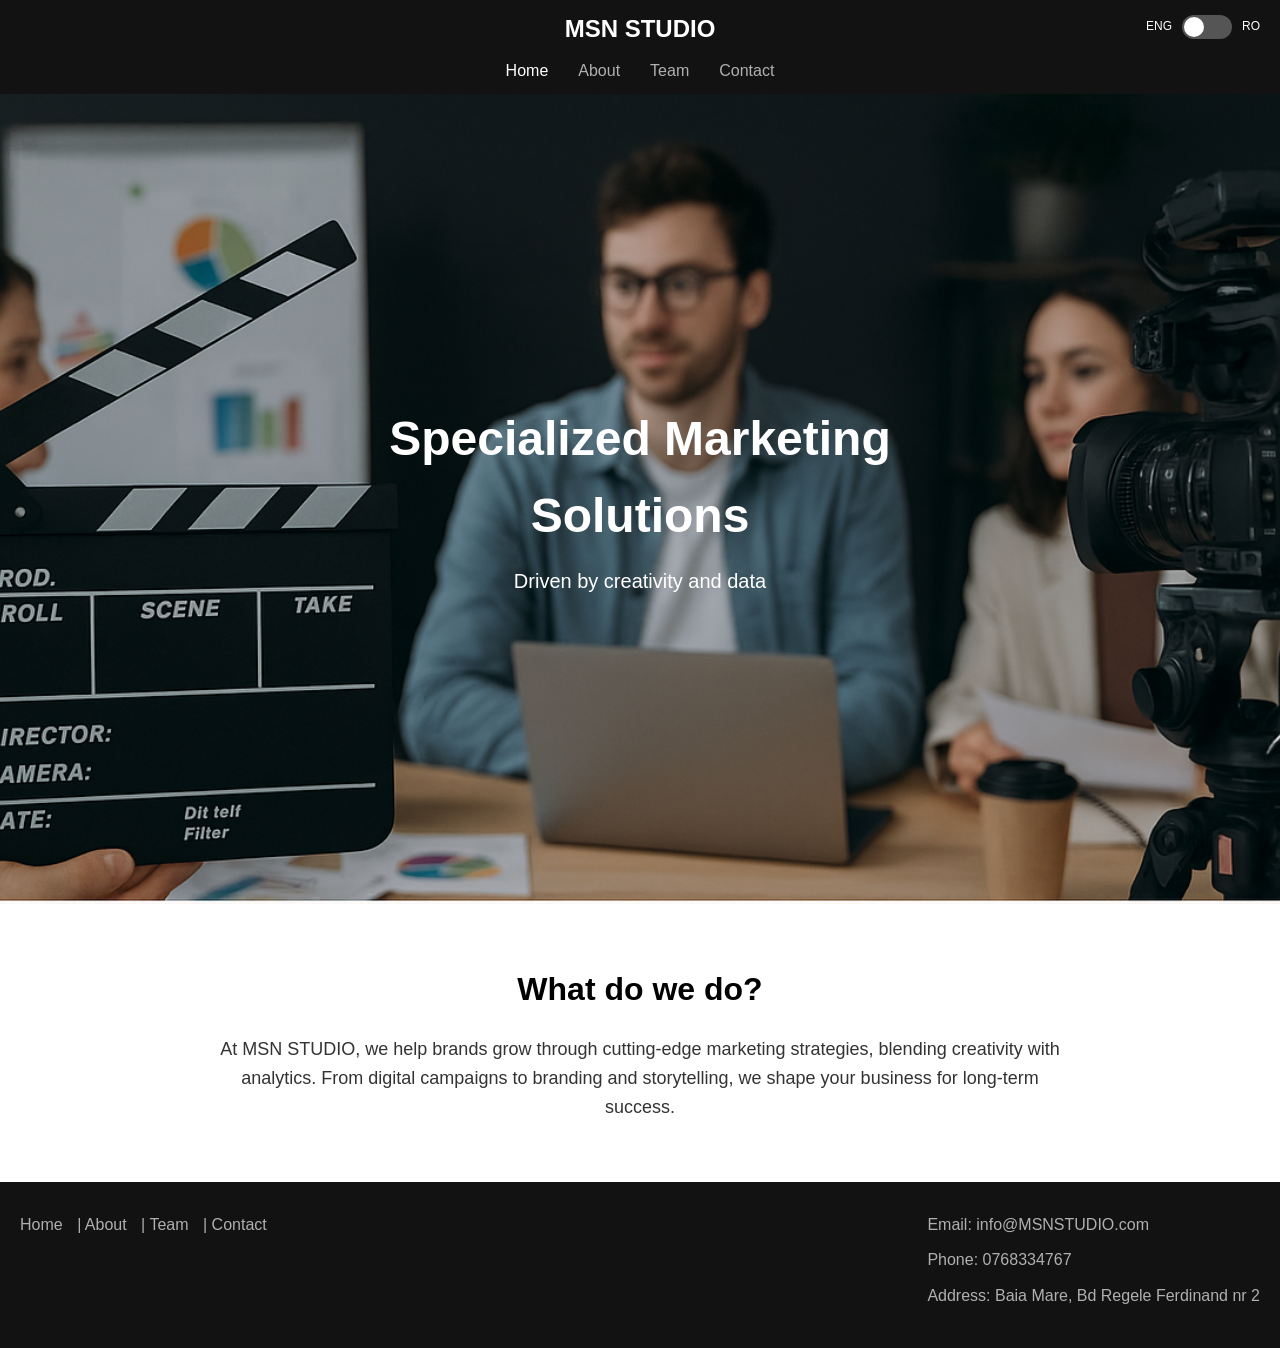
<file: index.html>
<!DOCTYPE html>
<html lang="en">
<head>
  <meta charset="UTF-8" />
  <meta name="viewport" content="width=device-width, initial-scale=1.0" />
  <title>Home – MSN Studio</title>
  <link rel="stylesheet" href="style.css" />
</head>
<body>
  <!-- HEADER -->
  <header>
    <div class="logo">MSN STUDIO</div>

    <nav>
      <ul>
        <li class="active"><a href="index.html" data-key="nav_home">Home</a></li>
        <li><a href="about.html" data-key="nav_about">About</a></li>
        <li><a href="team.html" data-key="nav_team">Team</a></li>
        <li><a href="contact.html" data-key="nav_contact">Contact</a></li>
      </ul>
    </nav>

    <div class="language-switch">
  <div class="switch">
    <span class="label">ENG</span>
    <div class="toggle" onclick="toggleLanguage()">
      <div class="circle"></div>
    </div>
    <span class="label">RO</span>
  </div>
</div>
  </header>

  <!-- HERO -->
  <section class="hero">
    <img src="img/fundal.png" alt="Marketing Visual" />
    <div class="overlay">
      <h1 data-key="hero_title">Specialized Marketing Solutions</h1>
      <p data-key="hero_subtitle">Driven by creativity and data</p>
    </div>
  </section>

  <!-- WHAT WE DO -->
  <section class="what-we-do">
    <h2 data-key="what_title">What do we do?</h2>
    <p data-key="what_text">
      At MSN STUDIO, we help brands grow through cutting-edge marketing strategies,
      blending creativity with analytics. From digital campaigns to branding and
      storytelling, we shape your business for long-term success.
    </p>
  </section>

  <!-- FOOTER -->
  <footer>
    <div class="footer-links">
      <p>
        <a href="index.html" data-key="nav_home">Home</a> |
        <a href="about.html" data-key="nav_about">About</a> |
        <a href="team.html" data-key="nav_team">Team</a> |
        <a href="contact.html" data-key="nav_contact">Contact</a>
      </p>
    </div>

    <div class="footer-contact">
      <p><span data-key="footer_email">Email:</span> info@MSNSTUDIO.com</p>
      <p><span data-key="footer_phone">Phone:</span> 0768334767</p>
      <p><span data-key="footer_address">Address:</span> Baia Mare, Bd Regele Ferdinand nr 2</p>
    </div>
  </footer>

  <script>
    const links = document.querySelectorAll("header nav ul li a");
    links.forEach(link => {
      link.addEventListener("mouseover", () => link.classList.add("hover"));
      link.addEventListener("mouseout", () => link.classList.remove("hover"));
    });
  </script>

  <script>
    const translations = {
      en: {
        nav_home: "Home",
        nav_about: "About",
        nav_team: "Team",
        nav_contact: "Contact",

        hero_title: "Specialized Marketing Solutions",
        hero_subtitle: "Driven by creativity and data",

        what_title: "What do we do?",
        what_text: "At MSN STUDIO, we help brands grow through cutting-edge marketing strategies, blending creativity with analytics. From digital campaigns to branding and storytelling, we shape your business for long-term success.",

        footer_email: "Email:",
        footer_phone: "Phone:",
        footer_address: "Address:"
      },

      ro: {
        nav_home: "Acasă",
        nav_about: "Despre",
        nav_team: "Echipă",
        nav_contact: "Contact",

        hero_title: "Soluții Specializate de Marketing",
        hero_subtitle: "Ghidate de creativitate și date",

        what_title: "Cu ce ne ocupăm?",
        what_text: "La MSN STUDIO, ajutăm brandurile să crească prin strategii moderne de marketing, îmbinând creativitatea cu analiza datelor. De la campanii digitale până la branding și storytelling, modelăm afacerea ta pentru succes pe termen lung.",

        footer_email: "Email:",
        footer_phone: "Telefon:",
        footer_address: "Adresă:"
      }
    };

    function setLanguage(lang) {
      document.documentElement.lang = lang;

      document.querySelectorAll("[data-key]").forEach(el => {
        const key = el.getAttribute("data-key");
        if (translations[lang][key]) {
          el.textContent = translations[lang][key];
        }
      });

      localStorage.setItem("lang", lang);
    }

    window.onload = () => {
      const savedLang = localStorage.getItem("lang") || "en";
      setLanguage(savedLang);
    };
    function toggleLanguage() {
  const toggle = document.querySelector(".toggle");

  let currentLang = localStorage.getItem("lang") || "en";

  if (currentLang === "en") {
    setLanguage("ro");
    toggle.classList.add("active");
  } else {
    setLanguage("en");
    toggle.classList.remove("active");
  }
}

// sincronizare la reload
window.addEventListener("DOMContentLoaded", () => {
  const savedLang = localStorage.getItem("lang") || "en";
  const toggle = document.querySelector(".toggle");

  if (savedLang === "ro") {
    toggle.classList.add("active");
  }
});
  </script>
</body>
</html>
</file>
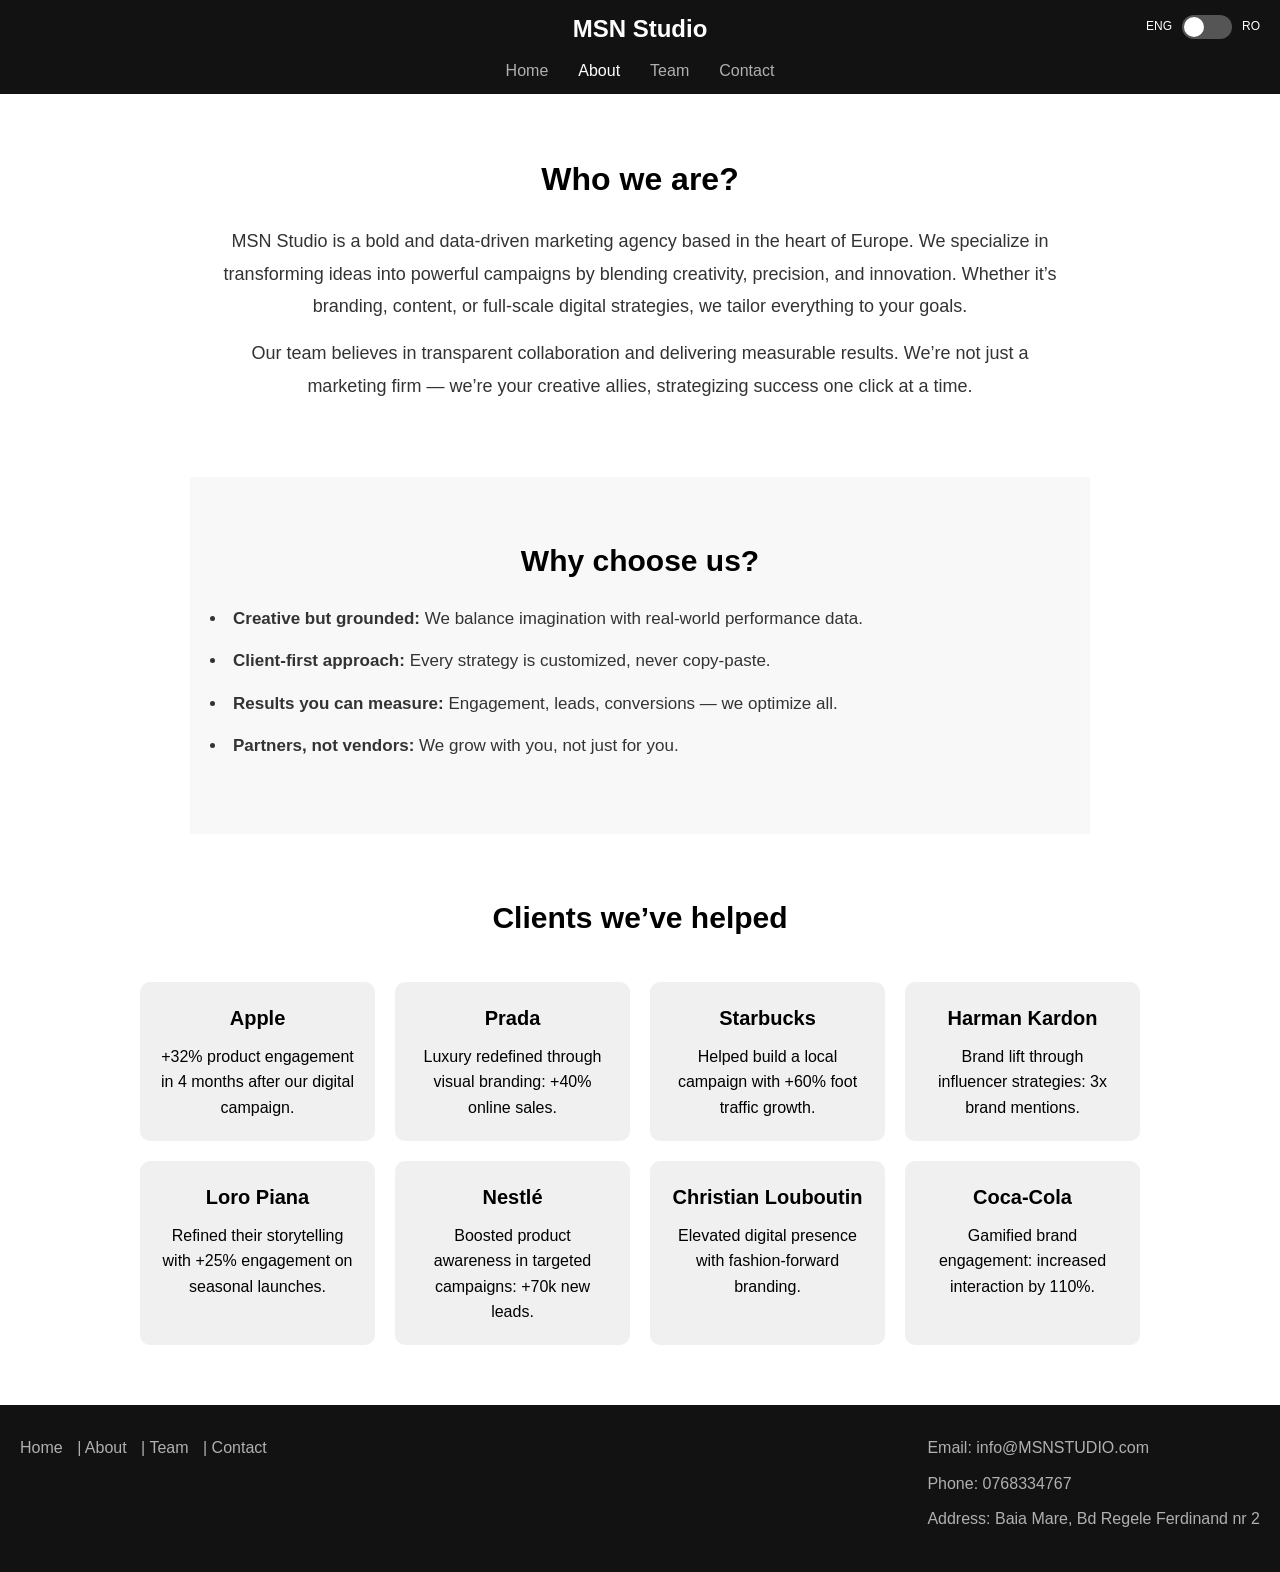
<file: about.html>
<!DOCTYPE html>
<html lang="en">
<head>
  <meta charset="UTF-8" />
  <meta name="viewport" content="width=device-width, initial-scale=1.0" />
  <title>About – MSN Studio</title>
  <link rel="stylesheet" href="style.css" />
</head>
<body>
  <!-- HEADER -->
  <header>
    <div class="logo">MSN Studio</div>

    <nav>
      <ul>
        <li><a href="index.html" data-key="nav_home">Home</a></li>
        <li class="active"><a href="about.html" data-key="nav_about">About</a></li>
        <li><a href="team.html" data-key="nav_team">Team</a></li>
        <li><a href="contact.html" data-key="nav_contact">Contact</a></li>
      </ul>
    </nav>

    <div class="language-switch">
  <div class="switch">
    <span class="label">ENG</span>
    <div class="toggle" onclick="toggleLanguage()">
      <div class="circle"></div>
    </div>
    <span class="label">RO</span>
  </div>
</div>
  </header>

  <!-- WHO WE ARE -->
  <section class="about-section">
    <h2 data-key="who_we_are">Who we are?</h2>

    <p data-key="about_text_1">
      MSN Studio is a bold and data-driven marketing agency based in the heart of Europe. We specialize in transforming ideas into powerful campaigns by blending creativity, precision, and innovation. Whether it’s branding, content, or full-scale digital strategies, we tailor everything to your goals.
    </p>

    <p data-key="about_text_2">
      Our team believes in transparent collaboration and delivering measurable results. We’re not just a marketing firm — we’re your creative allies, strategizing success one click at a time.
    </p>
  </section>

  <!-- WHY CHOOSE US -->
  <section class="why-us">
    <h2 data-key="why_choose">Why choose us?</h2>
    <ul>
      <li>
        <strong data-key="why_1_title">Creative but grounded:</strong>
        <span data-key="why_1_text"> We balance imagination with real-world performance data.</span>
      </li>
      <li>
        <strong data-key="why_2_title">Client-first approach:</strong>
        <span data-key="why_2_text"> Every strategy is customized, never copy-paste.</span>
      </li>
      <li>
        <strong data-key="why_3_title">Results you can measure:</strong>
        <span data-key="why_3_text"> Engagement, leads, conversions — we optimize all.</span>
      </li>
      <li>
        <strong data-key="why_4_title">Partners, not vendors:</strong>
        <span data-key="why_4_text"> We grow with you, not just for you.</span>
      </li>
    </ul>
  </section>

  <!-- CLIENTS SECTION -->
  <section class="clients">
    <h2 data-key="clients_title">Clients we’ve helped</h2>

    <div class="client-grid">
      <a class="client-card" href="https://www.apple.com" target="_blank">
        <div class="tooltip">
          <span class="tooltip-text" data-key="apple_tooltip">
            We automated Apple’s retargeting campaigns using AI, boosting their conversion rate by 28%.
          </span>
          <h3>Apple</h3>
          <p data-key="apple_desc">+32% product engagement in 4 months after our digital campaign.</p>
        </div>
      </a>

      <a class="client-card" href="https://www.prada.com" target="_blank">
        <div class="tooltip">
          <span class="tooltip-text" data-key="prada_tooltip">
            We launched a fashion mini-series campaign that increased time-on-site by 67%.
          </span>
          <h3>Prada</h3>
          <p data-key="prada_desc">Luxury redefined through visual branding: +40% online sales.</p>
        </div>
      </a>

      <a class="client-card" href="https://www.starbucks.com" target="_blank">
        <div class="tooltip">
          <span class="tooltip-text" data-key="starbucks_tooltip">
            Weather-based messaging led to a 53% increase in email open rates.
          </span>
          <h3>Starbucks</h3>
          <p data-key="starbucks_desc">Helped build a local campaign with +60% foot traffic growth.</p>
        </div>
      </a>

      <a class="client-card" href="https://www.harman.com" target="_blank">
        <div class="tooltip">
          <span class="tooltip-text" data-key="harman_tooltip">
            We used audio niche influencers and doubled engagement without increasing the budget.
          </span>
          <h3>Harman Kardon</h3>
          <p data-key="harman_desc">Brand lift through influencer strategies: 3x brand mentions.</p>
        </div>
      </a>

      <a class="client-card" href="https://www.loropiana.com" target="_blank">
        <div class="tooltip">
          <span class="tooltip-text" data-key="loro_tooltip">
            Luxury silent targeting campaign — focused only on top-tier clients. +18% offline sales.
          </span>
          <h3>Loro Piana</h3>
          <p data-key="loro_desc">Refined their storytelling with +25% engagement on seasonal launches.</p>
        </div>
      </a>

      <a class="client-card" href="https://www.nestle.com" target="_blank">
        <div class="tooltip">
          <span class="tooltip-text" data-key="nestle_tooltip">
            We A/B tested emotional vs rational ads. Simpler storytelling won — massively.
          </span>
          <h3>Nestlé</h3>
          <p data-key="nestle_desc">Boosted product awareness in targeted campaigns: +70k new leads.</p>
        </div>
      </a>

      <a class="client-card" href="https://www.louboutin.com" target="_blank">
        <div class="tooltip">
          <span class="tooltip-text" data-key="louboutin_tooltip">
            We turned user-generated content into luxury visuals — doubled Instagram interactions.
          </span>
          <h3>Christian Louboutin</h3>
          <p data-key="louboutin_desc">Elevated digital presence with fashion-forward branding.</p>
        </div>
      </a>

      <a class="client-card" href="https://www.coca-cola.com" target="_blank">
        <div class="tooltip">
          <span class="tooltip-text" data-key="cocacola_tooltip">
            Interactive gamified ad boosted click-through rate by 110% during summer launches.
          </span>
          <h3>Coca-Cola</h3>
          <p data-key="cocacola_desc">Gamified brand engagement: increased interaction by 110%.</p>
        </div>
      </a>
    </div>
  </section>

  <!-- FOOTER -->
  <footer>
    <div class="footer-links">
      <p>
        <a href="index.html" data-key="nav_home">Home</a> |
        <a href="about.html" data-key="nav_about">About</a> |
        <a href="team.html" data-key="nav_team">Team</a> |
        <a href="contact.html" data-key="nav_contact">Contact</a>
      </p>
    </div>

    <div class="footer-contact">
      <p><span data-key="footer_email">Email:</span> info@MSNSTUDIO.com</p>
      <p><span data-key="footer_phone">Phone:</span> 0768334767</p>
      <p><span data-key="footer_address">Address:</span> Baia Mare, Bd Regele Ferdinand nr 2</p>
    </div>
  </footer>

  <script>
    const translations = {
      en: {
        nav_home: "Home",
        nav_about: "About",
        nav_team: "Team",
        nav_contact: "Contact",

        who_we_are: "Who we are?",
        about_text_1: "MSN Studio is a bold and data-driven marketing agency based in the heart of Europe. We specialize in transforming ideas into powerful campaigns by blending creativity, precision, and innovation. Whether it’s branding, content, or full-scale digital strategies, we tailor everything to your goals.",
        about_text_2: "Our team believes in transparent collaboration and delivering measurable results. We’re not just a marketing firm — we’re your creative allies, strategizing success one click at a time.",

        why_choose: "Why choose us?",
        why_1_title: "Creative but grounded:",
        why_1_text: " We balance imagination with real-world performance data.",
        why_2_title: "Client-first approach:",
        why_2_text: " Every strategy is customized, never copy-paste.",
        why_3_title: "Results you can measure:",
        why_3_text: " Engagement, leads, conversions — we optimize all.",
        why_4_title: "Partners, not vendors:",
        why_4_text: " We grow with you, not just for you.",

        clients_title: "Clients we’ve helped",

        apple_tooltip: "We automated Apple’s retargeting campaigns using AI, boosting their conversion rate by 28%.",
        apple_desc: "+32% product engagement in 4 months after our digital campaign.",

        prada_tooltip: "We launched a fashion mini-series campaign that increased time-on-site by 67%.",
        prada_desc: "Luxury redefined through visual branding: +40% online sales.",

        starbucks_tooltip: "Weather-based messaging led to a 53% increase in email open rates.",
        starbucks_desc: "Helped build a local campaign with +60% foot traffic growth.",

        harman_tooltip: "We used audio niche influencers and doubled engagement without increasing the budget.",
        harman_desc: "Brand lift through influencer strategies: 3x brand mentions.",

        loro_tooltip: "Luxury silent targeting campaign — focused only on top-tier clients. +18% offline sales.",
        loro_desc: "Refined their storytelling with +25% engagement on seasonal launches.",

        nestle_tooltip: "We A/B tested emotional vs rational ads. Simpler storytelling won — massively.",
        nestle_desc: "Boosted product awareness in targeted campaigns: +70k new leads.",

        louboutin_tooltip: "We turned user-generated content into luxury visuals — doubled Instagram interactions.",
        louboutin_desc: "Elevated digital presence with fashion-forward branding.",

        cocacola_tooltip: "Interactive gamified ad boosted click-through rate by 110% during summer launches.",
        cocacola_desc: "Gamified brand engagement: increased interaction by 110%.",

        footer_email: "Email:",
        footer_phone: "Phone:",
        footer_address: "Address:"
      },

      ro: {
        nav_home: "Acasă",
        nav_about: "Despre",
        nav_team: "Echipă",
        nav_contact: "Contact",

        who_we_are: "Cine suntem?",
        about_text_1: "MSN Studio este o agenție de marketing modernă, orientată spre date, situată în inima Europei. Ne specializăm în transformarea ideilor în campanii puternice, îmbinând creativitatea, precizia și inovația. Fie că este vorba despre branding, content sau strategii digitale complete, adaptăm totul în funcție de obiectivele tale.",
        about_text_2: "Echipa noastră crede în colaborare transparentă și în rezultate măsurabile. Nu suntem doar o firmă de marketing — suntem aliații tăi creativi, construind succesul pas cu pas.",

        why_choose: "De ce să ne alegi?",
        why_1_title: "Creativi, dar ancorați în realitate:",
        why_1_text: " Îmbinăm imaginația cu date reale de performanță.",
        why_2_title: "Abordare orientată spre client:",
        why_2_text: " Fiecare strategie este personalizată, niciodată copiată.",
        why_3_title: "Rezultate măsurabile:",
        why_3_text: " Optimizăm engagementul, lead-urile și conversiile.",
        why_4_title: "Parteneri, nu doar furnizori:",
        why_4_text: " Creștem împreună cu tine, nu doar pentru tine.",

        clients_title: "Clienți pe care i-am ajutat",

        apple_tooltip: "Am automatizat campaniile de retargeting Apple folosind AI, crescând rata de conversie cu 28%.",
        apple_desc: "+32% engagement pentru produs în 4 luni după campania noastră digitală.",

        prada_tooltip: "Am lansat o mini-serie fashion care a crescut timpul petrecut pe site cu 67%.",
        prada_desc: "Lux redefinit prin branding vizual: +40% vânzări online.",

        starbucks_tooltip: "Mesajele adaptate în funcție de vreme au dus la o creștere de 53% a ratei de deschidere a emailurilor.",
        starbucks_desc: "Am contribuit la o campanie locală cu +60% creștere a traficului în locații.",

        harman_tooltip: "Am folosit influenceri din nișa audio și am dublat engagementul fără să creștem bugetul.",
        harman_desc: "Creștere de brand prin strategii cu influenceri: de 3 ori mai multe mențiuni.",

        loro_tooltip: "Campanie luxury discretă — focus doar pe clienți premium. +18% vânzări offline.",
        loro_desc: "Am rafinat storytellingul lor cu +25% engagement la lansările sezoniere.",

        nestle_tooltip: "Am testat A/B reclame emoționale vs raționale. Storytellingul simplu a câștigat clar.",
        nestle_desc: "Am crescut notorietatea produselor prin campanii targetate: +70k lead-uri noi.",

        louboutin_tooltip: "Am transformat conținutul generat de utilizatori în vizualuri luxury — dublând interacțiunile pe Instagram.",
        louboutin_desc: "Prezență digitală ridicată la un nou nivel prin branding fashion-forward.",

        cocacola_tooltip: "O reclamă interactivă gamificată a crescut click-through rate-ul cu 110% în campaniile de vară.",
        cocacola_desc: "Campanie gamificată pentru brand engagement: +110% interacțiune.",

        footer_email: "Email:",
        footer_phone: "Telefon:",
        footer_address: "Adresă:"
      }
    };

    function setLanguage(lang) {
      document.documentElement.lang = lang;

      document.querySelectorAll("[data-key]").forEach(el => {
        const key = el.getAttribute("data-key");
        if (translations[lang][key]) {
          el.textContent = translations[lang][key];
        }
      });

      localStorage.setItem("lang", lang);
    }

    window.onload = () => {
      const savedLang = localStorage.getItem("lang") || "en";
      setLanguage(savedLang);
    };
    function toggleLanguage() {
  const toggle = document.querySelector(".toggle");

  let currentLang = localStorage.getItem("lang") || "en";

  if (currentLang === "en") {
    setLanguage("ro");
    toggle.classList.add("active");
  } else {
    setLanguage("en");
    toggle.classList.remove("active");
  }
}

// sincronizare la reload
window.addEventListener("DOMContentLoaded", () => {
  const savedLang = localStorage.getItem("lang") || "en";
  const toggle = document.querySelector(".toggle");

  if (savedLang === "ro") {
    toggle.classList.add("active");
  }
});
  </script>
</body>
</html>
</file>
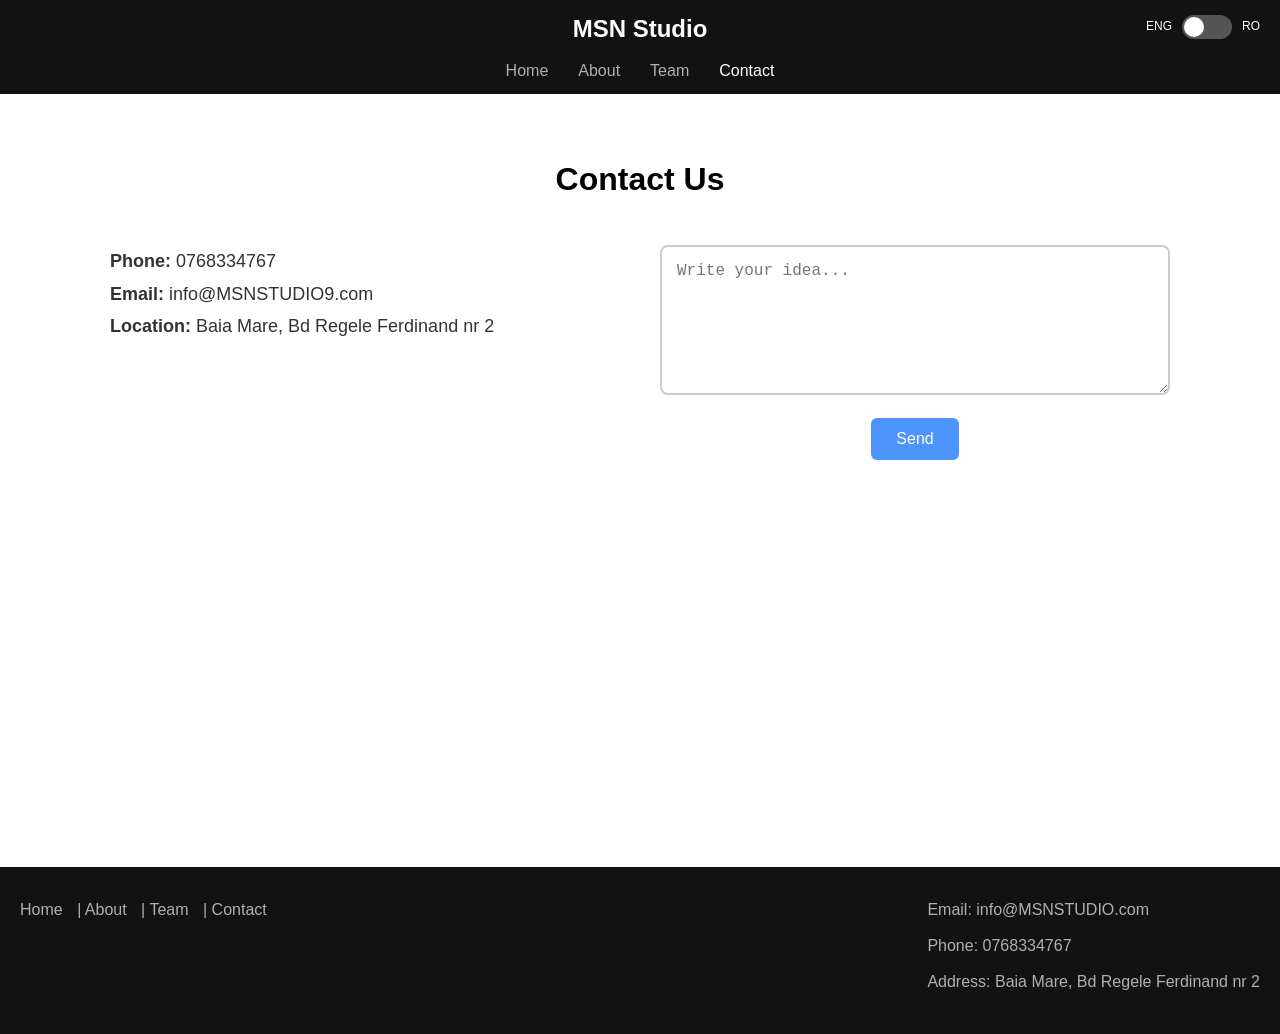
<file: contact.html>
<!DOCTYPE html>
<html lang="en">
<head>
  <meta charset="UTF-8" />
  <meta name="viewport" content="width=device-width, initial-scale=1.0" />
  <title>Contact – MSN Studio</title>
  <link rel="stylesheet" href="style.css" />
</head>
<body>

  <!-- HEADER -->
  <header>
    <div class="logo">MSN Studio</div>

    <nav>
      <ul>
        <li><a href="index.html" data-key="nav_home">Home</a></li>
        <li><a href="about.html" data-key="nav_about">About</a></li>
        <li><a href="team.html" data-key="nav_team">Team</a></li>
        <li class="active"><a href="contact.html" data-key="nav_contact">Contact</a></li>
      </ul>
    </nav>

    <div class="language-switch">
  <div class="switch">
    <span class="label">ENG</span>
    <div class="toggle" onclick="toggleLanguage()">
      <div class="circle"></div>
    </div>
    <span class="label">RO</span>
  </div>
</div>
  </header>

  <!-- CONTACT SECTION -->
  <section class="contact-section">
    <h2 data-key="contact_title">Contact Us</h2>

    <div class="contact-container">

      <div class="contact-info">
        <p><strong data-key="phone">Phone:</strong> 0768334767</p>
        <p><strong data-key="email">Email:</strong> info@MSNSTUDIO9.com</p>
        <p><strong data-key="location">Location:</strong> Baia Mare, Bd Regele Ferdinand nr 2</p>
      </div>

      <div class="contact-form">
        <form id="contactForm" action="https://formspree.io/f/xblobdye" method="POST">
          <textarea name="message" data-key-placeholder="textarea" placeholder="Write your idea..." required></textarea>
          <button type="submit" data-key="send_btn">Send</button>
        </form>

        <div id="successMessage" class="hidden" data-key="success_msg">
          Thank you for contacting us! An operator will reply to your email shortly.
        </div>
      </div>

    </div>

    <div class="map-container">
      <iframe
        src="https://www.google.com/maps/embed?pb=!1m18!1m12!1m3!1d2764.230037244935!2d23.57343501558471!3d47.6530351791876!2m3!1f0!2f0!3f0!3m2!1i1024!2i768!4f13.1!3m3!1m2!1s0x4737dba037f404b1%3A0xc86e0ff2d73f2de1!2sBulevardul%20Regele%20Ferdinand%202%2C%20Baia%20Mare%20430511!5e0!3m2!1sen!2sro!4v1716127077045!5m2!1sen!2sro"
        width="100%"
        height="300"
        style="border:0;"
        loading="lazy">
      </iframe>
    </div>
  </section>

  <!-- FOOTER -->
  <footer>
    <div class="footer-links">
      <p>
        <a href="index.html" data-key="nav_home">Home</a> |
        <a href="about.html" data-key="nav_about">About</a> |
        <a href="team.html" data-key="nav_team">Team</a> |
        <a href="contact.html" data-key="nav_contact">Contact</a>
      </p>
    </div>

    <div class="footer-contact">
      <p><span data-key="footer_email">Email:</span> info@MSNSTUDIO.com</p>
      <p><span data-key="footer_phone">Phone:</span> 0768334767</p>
      <p><span data-key="footer_address">Address:</span> Baia Mare, Bd Regele Ferdinand nr 2</p>
    </div>
  </footer>

  <!-- MENU HOVER -->
  <script>
    const links = document.querySelectorAll("header nav ul li a");
    links.forEach(link => {
      link.addEventListener("mouseover", () => link.classList.add("hover"));
      link.addEventListener("mouseout", () => link.classList.remove("hover"));
    });
  </script>

  <!-- FORM SUBMIT -->
  <script>
    document.getElementById("contactForm").addEventListener("submit", function (e) {
      e.preventDefault();

      const form = e.target;
      const formData = new FormData(form);

      fetch("https://formspree.io/f/xblobdye", {
        method: "POST",
        body: formData,
        headers: { Accept: "application/json" }
      }).then(response => {
        if (response.ok) {
          const msg = document.getElementById("successMessage");
          msg.classList.remove("hidden");
          msg.classList.add("visible");

          form.reset();

          setTimeout(() => {
            msg.classList.remove("visible");
          }, 5000);
        }
      });
    });
  </script>

  <!-- TRANSLATIONS -->
  <script>
    const translations = {
      en: {
        nav_home: "Home",
        nav_about: "About",
        nav_team: "Team",
        nav_contact: "Contact",

        contact_title: "Contact Us",
        phone: "Phone:",
        email: "Email:",
        location: "Location:",

        textarea: "Write your idea...",
        send_btn: "Send",

        success_msg: "Thank you for contacting us! An operator will reply to your email shortly.",

        footer_email: "Email:",
        footer_phone: "Phone:",
        footer_address: "Address:"
      },

      ro: {
        nav_home: "Acasă",
        nav_about: "Despre",
        nav_team: "Echipă",
        nav_contact: "Contact",

        contact_title: "Contactează-ne",
        phone: "Telefon:",
        email: "Email:",
        location: "Locație:",

        textarea: "Scrie ideea ta...",
        send_btn: "Trimite",

        success_msg: "Mulțumim pentru mesaj! Vei primi un răspuns în scurt timp.",

        footer_email: "Email:",
        footer_phone: "Telefon:",
        footer_address: "Adresă:"
      }
    };

    function setLanguage(lang) {
      document.querySelectorAll("[data-key]").forEach(el => {
        const key = el.getAttribute("data-key");
        if (translations[lang][key]) {
          el.textContent = translations[lang][key];
        }
      });

      document.querySelectorAll("[data-key-placeholder]").forEach(el => {
        const key = el.getAttribute("data-key-placeholder");
        if (translations[lang][key]) {
          el.placeholder = translations[lang][key];
        }
      });

      localStorage.setItem("lang", lang);
    }

    window.onload = () => {
      const savedLang = localStorage.getItem("lang") || "en";
      setLanguage(savedLang);
    };
    function toggleLanguage() {
  const toggle = document.querySelector(".toggle");

  let currentLang = localStorage.getItem("lang") || "en";

  if (currentLang === "en") {
    setLanguage("ro");
    toggle.classList.add("active");
  } else {
    setLanguage("en");
    toggle.classList.remove("active");
  }
}

// sincronizare la reload
window.addEventListener("DOMContentLoaded", () => {
  const savedLang = localStorage.getItem("lang") || "en";
  const toggle = document.querySelector(".toggle");

  if (savedLang === "ro") {
    toggle.classList.add("active");
  }
});
  </script>

</body>
</html>
</file>
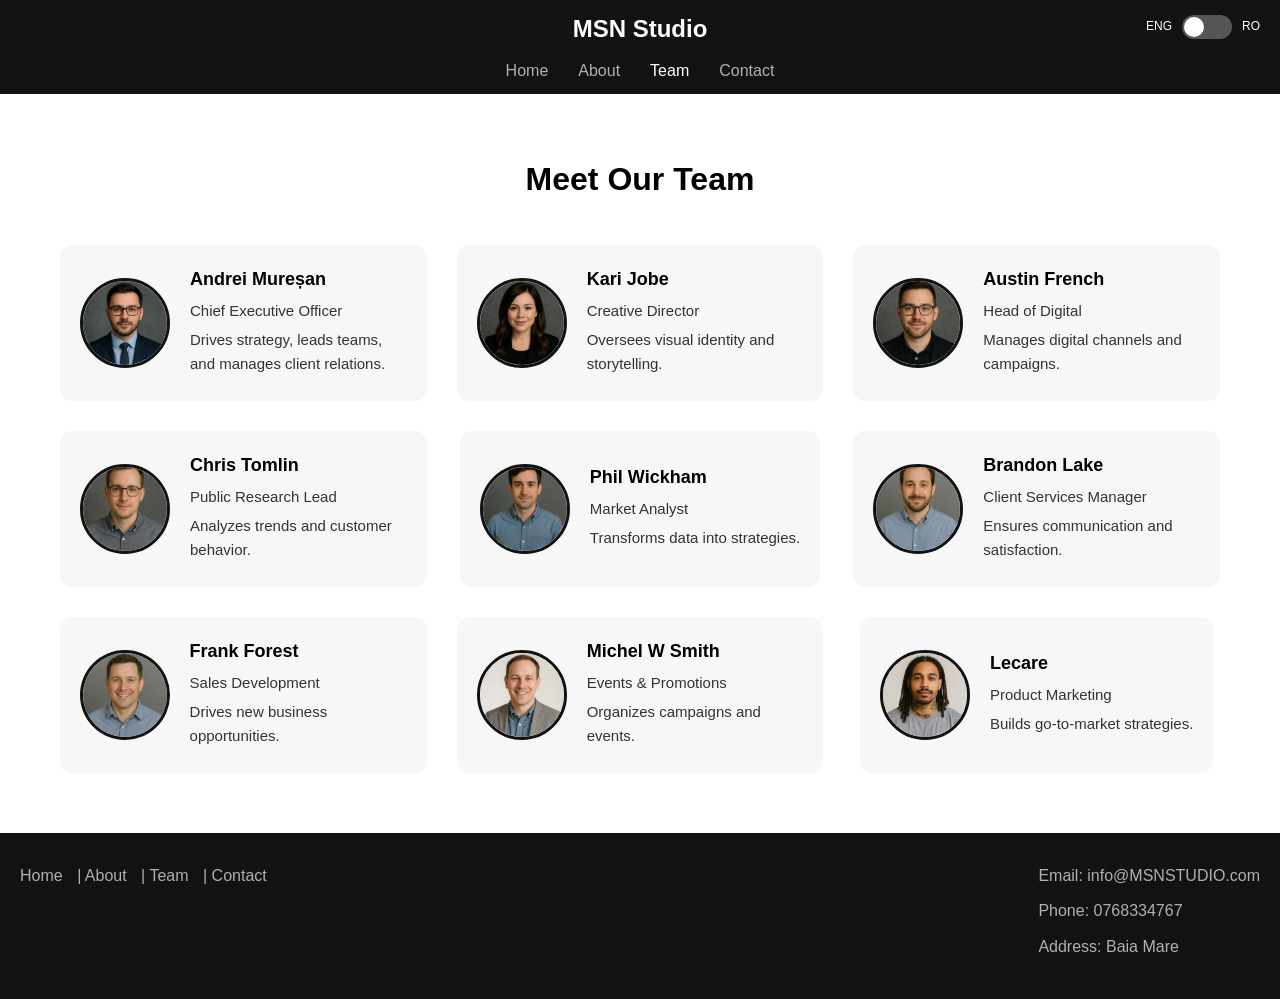
<file: team.html>
<!DOCTYPE html>
<html lang="en">
<head>
  <meta charset="UTF-8" />
  <meta name="viewport" content="width=device-width, initial-scale=1.0" />
  <title>Team – MSN Studio</title>
  <link rel="stylesheet" href="style.css" />
</head>
<body>

  <!-- HEADER -->
  <header>
    <div class="logo">MSN Studio</div>

    <nav>
      <ul>
        <li><a href="index.html" data-key="nav_home">Home</a></li>
        <li><a href="about.html" data-key="nav_about">About</a></li>
        <li class="active"><a href="team.html" data-key="nav_team">Team</a></li>
        <li><a href="contact.html" data-key="nav_contact">Contact</a></li>
      </ul>
    </nav>

    <div class="language-switch">
  <div class="switch">
    <span class="label">ENG</span>
    <div class="toggle" onclick="toggleLanguage()">
      <div class="circle"></div>
    </div>
    <span class="label">RO</span>
  </div>
</div>
  </header>

  <!-- TEAM -->
  <section class="team-section">
    <h2 data-key="team_title">Meet Our Team</h2>

    <div class="team-grid">

      <div class="team-member">
        <img src="img/ceo.png">
        <div class="member-info">
          <h3>Andrei Mureșan</h3>
          <p data-key="ceo_title">Chief Executive Officer</p>
          <p data-key="ceo_desc">Drives strategy, leads teams, and manages client relations at the highest level.</p>
        </div>
      </div>

      <div class="team-member">
        <img src="img/creativedirector.png">
        <div class="member-info">
          <h3>Kari Jobe</h3>
          <p data-key="creative_title">Creative Director</p>
          <p data-key="creative_desc">Oversees visual identity and campaign storytelling.</p>
        </div>
      </div>

      <div class="team-member">
        <img src="img/headofdigital.png">
        <div class="member-info">
          <h3>Austin French</h3>
          <p data-key="digital_title">Head of Digital</p>
          <p data-key="digital_desc">Manages SEO, paid ads and social media channels.</p>
        </div>
      </div>

      <div class="team-member">
        <img src="img/publicresearchlead.png">
        <div class="member-info">
          <h3>Chris Tomlin</h3>
          <p data-key="research_title">Public Research Lead</p>
          <p data-key="research_desc">Analyzes trends and customer behavior.</p>
        </div>
      </div>

      <div class="team-member">
        <img src="img/marketanalist.png">
        <div class="member-info">
          <h3>Phil Wickham</h3>
          <p data-key="analyst_title">Market Analyst</p>
          <p data-key="analyst_desc">Transforms data into actionable strategies.</p>
        </div>
      </div>

      <div class="team-member">
        <img src="img/clientservice.png">
        <div class="member-info">
          <h3>Brandon Lake</h3>
          <p data-key="client_title">Client Services Manager</p>
          <p data-key="client_desc">Handles communication and client satisfaction.</p>
        </div>
      </div>

      <div class="team-member">
        <img src="img/sales.png">
        <div class="member-info">
          <h3>Frank Forest</h3>
          <p data-key="sales_title">Sales Development</p>
          <p data-key="sales_desc">Builds relationships and drives growth.</p>
        </div>
      </div>

      <div class="team-member">
        <img src="img/events.png">
        <div class="member-info">
          <h3>Michel W Smith</h3>
          <p data-key="events_title">Events & Promotions</p>
          <p data-key="events_desc">Organizes campaigns and brand events.</p>
        </div>
      </div>

      <div class="team-member">
        <img src="img/product.png">
        <div class="member-info">
          <h3>Lecare</h3>
          <p data-key="product_title">Product Marketing</p>
          <p data-key="product_desc">Creates go-to-market strategies.</p>
        </div>
      </div>

    </div>
  </section>

  <!-- FOOTER -->
  <footer>
    <div class="footer-links">
      <p>
        <a href="index.html" data-key="nav_home">Home</a> |
        <a href="about.html" data-key="nav_about">About</a> |
        <a href="team.html" data-key="nav_team">Team</a> |
        <a href="contact.html" data-key="nav_contact">Contact</a>
      </p>
    </div>

    <div class="footer-contact">
      <p><span data-key="footer_email">Email:</span> info@MSNSTUDIO.com</p>
      <p><span data-key="footer_phone">Phone:</span> 0768334767</p>
      <p><span data-key="footer_address">Address:</span> Baia Mare</p>
    </div>
  </footer>

  <!-- JS -->
  <script>
    const translations = {
      en: {
        nav_home: "Home",
        nav_about: "About",
        nav_team: "Team",
        nav_contact: "Contact",

        team_title: "Meet Our Team",

        ceo_title: "Chief Executive Officer",
        ceo_desc: "Drives strategy, leads teams, and manages client relations.",

        creative_title: "Creative Director",
        creative_desc: "Oversees visual identity and storytelling.",

        digital_title: "Head of Digital",
        digital_desc: "Manages digital channels and campaigns.",

        research_title: "Public Research Lead",
        research_desc: "Analyzes trends and customer behavior.",

        analyst_title: "Market Analyst",
        analyst_desc: "Transforms data into strategies.",

        client_title: "Client Services Manager",
        client_desc: "Ensures communication and satisfaction.",

        sales_title: "Sales Development",
        sales_desc: "Drives new business opportunities.",

        events_title: "Events & Promotions",
        events_desc: "Organizes campaigns and events.",

        product_title: "Product Marketing",
        product_desc: "Builds go-to-market strategies.",

        footer_email: "Email:",
        footer_phone: "Phone:",
        footer_address: "Address:"
      },

      ro: {
        nav_home: "Acasă",
        nav_about: "Despre",
        nav_team: "Echipă",
        nav_contact: "Contact",

        team_title: "Echipa Noastră",

        ceo_title: "Director General",
        ceo_desc: "Coordonează strategia și relațiile.",

        creative_title: "Director Creativ",
        creative_desc: "Coordonează identitatea vizuală.",

        digital_title: "Șef Digital",
        digital_desc: "Gestionează canalele online.",

        research_title: "Cercetare Publică",
        research_desc: "Analizează comportamentul clienților.",

        analyst_title: "Analist de Piață",
        analyst_desc: "Transformă datele în strategie.",

        client_title: "Relații Clienți",
        client_desc: "Asigură comunicarea cu clienții.",

        sales_title: "Dezvoltare Vânzări",
        sales_desc: "Crește oportunitățile de business.",

        events_title: "Evenimente & Promoții",
        events_desc: "Organizează campanii și lansări.",

        product_title: "Marketing Produs",
        product_desc: "Construiește strategii de lansare.",

        footer_email: "Email:",
        footer_phone: "Telefon:",
        footer_address: "Adresă:"
      }
    };

    function setLanguage(lang) {
      document.querySelectorAll("[data-key]").forEach(el => {
        const key = el.getAttribute("data-key");
        if (translations[lang][key]) {
          el.textContent = translations[lang][key];
        }
      });

      localStorage.setItem("lang", lang);
    }

    window.onload = () => {
      const savedLang = localStorage.getItem("lang") || "en";
      setLanguage(savedLang);
    };

    function toggleLanguage() {
  const toggle = document.querySelector(".toggle");

  let currentLang = localStorage.getItem("lang") || "en";

  if (currentLang === "en") {
    setLanguage("ro");
    toggle.classList.add("active");
  } else {
    setLanguage("en");
    toggle.classList.remove("active");
  }
}

// sincronizare la reload
window.addEventListener("DOMContentLoaded", () => {
  const savedLang = localStorage.getItem("lang") || "en";
  const toggle = document.querySelector(".toggle");

  if (savedLang === "ro") {
    toggle.classList.add("active");
  }
});
  </script>

</body>
</html>
</file>
<file: style.css>
/* Reset and Base Styles */
* {
  margin: 0;
  padding: 0;
  box-sizing: border-box;
}

body {
  font-family: 'Segoe UI', Tahoma, Geneva, Verdana, sans-serif;
  background-color: #fff;
  color: #000;
  line-height: 1.6;
}

a {
  text-decoration: none;
  color: #b0b0b0;
  transition: all 0.3s ease;
}

a.hover,
nav ul li a:hover {
  color: #fff;
  border-bottom: 2px solid #fff;
}

header {
  background-color: #121212;
  padding: 10px 20px;
  display: flex;
  flex-direction: column;
  align-items: center;
}

.logo {
  font-size: 24px;
  font-weight: bold;
  color: white;
  margin-bottom: 10px;
}

nav ul {
  display: flex;
  gap: 30px;
  list-style: none;
}

nav ul li a {
  position: relative;
  padding-bottom: 5px;
}

nav ul li.active a {
  color: #fff;
  border-bottom: none;
}

/* Hero Image */
.hero {
  position: relative;
  width: 100%;
  height: 90vh;
  overflow: hidden;
}

.hero img {
  width: 100%;
  height: 100%;
  object-fit: cover;
  display: block;
}

.overlay {
  position: absolute;
  top: 50%;
  left: 50%;
  transform: translate(-50%, -50%);
  color: white;
  text-align: center;
}

.overlay h1 {
  font-size: 48px;
  margin-bottom: 10px;
}

.overlay p {
  font-size: 20px;
}

/* What We Do Section */
.what-we-do {
  padding: 60px 20px;
  max-width: 900px;
  margin: 0 auto;
  text-align: center;
}

.what-we-do h2 {
  font-size: 32px;
  margin-bottom: 20px;
}

.what-we-do p {
  font-size: 18px;
  color: #333;
}

/* Footer */
footer {
  background-color: #121212;
  color: #b0b0b0;
  padding: 30px 20px;
  display: flex;
  justify-content: space-between;
  flex-wrap: wrap;
}

.footer-links p,
.footer-contact p {
  margin-bottom: 10px;
}

.footer-links a {
  color: #b0b0b0;
  margin-right: 10px;
}

.footer-links a:hover {
  color: #fff;
}

@media (max-width: 768px) {
  header nav ul {
    flex-direction: column;
    align-items: center;
  }

  .overlay h1 {
    font-size: 32px;
  }

  .footer-contact,
  .footer-links {
    width: 100%;
    text-align: center;
    margin-top: 20px;
  }
}



/* About Section */
.about-section {
  background-color: #fff;
  padding: 60px 20px;
  max-width: 900px;
  margin: 0 auto;
  text-align: center;
}

.about-section h2 {
  font-size: 32px;
  margin-bottom: 20px;
}

.about-section p {
  font-size: 18px;
  color: #333;
  margin-bottom: 15px;
  line-height: 1.8;
}

/* Why Choose Us Section */
.why-us {
  background-color: #f8f8f8;
  padding: 60px 20px;
  max-width: 900px;
  margin: 0 auto;
  text-align: left;
}

.why-us h2 {
  font-size: 30px;
  margin-bottom: 20px;
  text-align: center;
}

.why-us ul {
  list-style: disc inside;
  color: #333;
  font-size: 17px;
}

.why-us li {
  margin-bottom: 15px;
}

/* Clients Section */
.clients {
  background-color: #fff;
  padding: 60px 20px;
  text-align: center;
}

.clients h2 {
  font-size: 30px;
  margin-bottom: 40px;
}

.client-grid {
  display: grid;
  grid-template-columns: repeat(auto-fit, minmax(220px, 1fr));
  gap: 20px;
  max-width: 1000px;
  margin: 0 auto;
}

.client-card {
  background-color: #f0f0f0;
  padding: 20px;
  border-radius: 10px;
  transition: transform 0.3s ease, background-color 0.3s ease;
}

.client-card:hover {
  transform: translateY(-5px);
  background-color: #e0e0e0;
}

.client-card h3 {
  margin-bottom: 10px;
  font-size: 20px;
}

.client-card {
  text-decoration: none;
  color: #000;              /* <--- forțează culoarea textului */
  background-color: #f0f0f0;
  padding: 20px;
  border-radius: 10px;
  transition: transform 0.3s ease, background-color 0.3s ease;
}

.client-card:hover {
  transform: translateY(-5px);
  background-color: #e0e0e0;
  color: #000;              /* <--- păstrează negru la hover */
}

.client-card {
  position: relative;
  text-decoration: none;
  color: #000;
  background-color: #f0f0f0;
  padding: 20px;
  border-radius: 10px;
  transition: transform 0.3s ease, background-color 0.3s ease;
  overflow: visible;
}

.client-card:hover {
  transform: translateY(-5px);
  background-color: #e0e0e0;
}

/* Tooltip Styles */
.tooltip {
  position: relative;
}

.tooltip-text {
  visibility: hidden;
  opacity: 0;
  width: 240px;
  background-color: #121212;
  color: #fff;
  text-align: left;
  border-radius: 8px;
  padding: 12px;
  position: absolute;
  top: -110%;
  left: 50%;
  transform: translateX(-50%);
  z-index: 10;
  font-size: 14px;
  line-height: 1.4;
  box-shadow: 0 4px 12px rgba(0, 0, 0, 0.2);
  transition: opacity 0.3s ease;
}

.tooltip:hover .tooltip-text {
  visibility: visible;
  opacity: 1;
}



.team-section {
  background-color: #fff;
  padding: 60px 20px;
  max-width: 1200px;
  margin: 0 auto;
  text-align: center;
}

.team-section h2 {
  font-size: 32px;
  margin-bottom: 40px;
}

.team-grid {
  display: grid;
  grid-template-columns: repeat(auto-fit, minmax(280px, 1fr));
  gap: 30px;
  justify-items: center;
}

.team-member {
  display: flex;
  align-items: center;
  text-align: left;
  gap: 20px;
  background-color: #f7f7f7;
  padding: 20px;
  border-radius: 12px;
  transition: transform 0.3s ease;
}

.team-member:hover {
  transform: translateY(-5px);
}

.team-member img {
  width: 90px;
  height: 90px;
  object-fit: cover;
  border-radius: 50%;
  border: 3px solid #121212;
}

.member-info h3 {
  margin-bottom: 5px;
  font-size: 18px;
}

.member-info p {
  margin-bottom: 5px;
  color: #333;
  font-size: 15px;
}


.contact-section {
  background-color: #fff;
  padding: 60px 20px;
  max-width: 1100px;
  margin: 0 auto;
  text-align: center;
}

.contact-section h2 {
  font-size: 32px;
  margin-bottom: 40px;
}

.contact-container {
  display: flex;
  flex-wrap: wrap;
  justify-content: space-between;
  gap: 40px;
  margin-bottom: 40px;
}

.contact-info {
  flex: 1 1 300px;
  text-align: left;
  font-size: 18px;
  color: #333;
  line-height: 1.8;
}

.contact-form {
  flex: 1 1 300px;
}

.contact-form textarea {
  width: 100%;
  height: 150px;
  padding: 15px;
  font-size: 16px;
  border: 2px solid #ccc;
  border-radius: 8px;
  resize: vertical;
  transition: border-color 0.3s ease;
}

.contact-form textarea:focus {
  border-color: #4d94ff;
  outline: none;
}

.contact-form button {
  margin-top: 15px;
  padding: 12px 25px;
  font-size: 16px;
  background-color: #4d94ff;
  color: #fff;
  border: none;
  border-radius: 6px;
  cursor: pointer;
  transition: background-color 0.3s ease;
}

.contact-form button:hover {
  background-color: #0052cc;
}

.map-container {
  margin-top: 30px;
  border-radius: 10px;
  overflow: hidden;
}


#successMessage {
  margin-top: 20px;
  padding: 15px;
  background-color: #d4edda;
  color: #155724;
  border: 1px solid #c3e6cb;
  border-radius: 6px;
  text-align: center;
  font-size: 16px;
  opacity: 0;
  transition: opacity 0.5s ease;
}

#successMessage.visible {
  opacity: 1;
}

.hidden {
  display: none;
}

.language-switch {
  position: absolute;
  top: 15px;
  right: 20px;
}

.language-switch button {
  background: none;
  border: 1px solid #fff;
  color: #fff;
  padding: 5px 10px;
  margin-left: 5px;
  cursor: pointer;
  font-size: 12px;
  transition: 0.3s;
}

.language-switch button:hover {
  background-color: #fff;
  color: #000;
}

.language-switch {
  position: absolute;
  top: 15px;
  right: 20px;
}

.switch {
  display: flex;
  align-items: center;
  gap: 10px;
  color: white;
  font-size: 12px;
}

.toggle {
  width: 50px;
  height: 24px;
  background-color: #555;
  border-radius: 20px;
  position: relative;
  cursor: pointer;
  transition: background-color 0.3s ease;
}

.circle {
  width: 20px;
  height: 20px;
  background-color: white;
  border-radius: 50%;
  position: absolute;
  top: 2px;
  left: 2px;
  transition: transform 0.3s ease;
}

/* când e pe RO */
.toggle.active {
  background-color: #4d94ff;
}

.toggle.active .circle {
  transform: translateX(26px);
}
</file>
